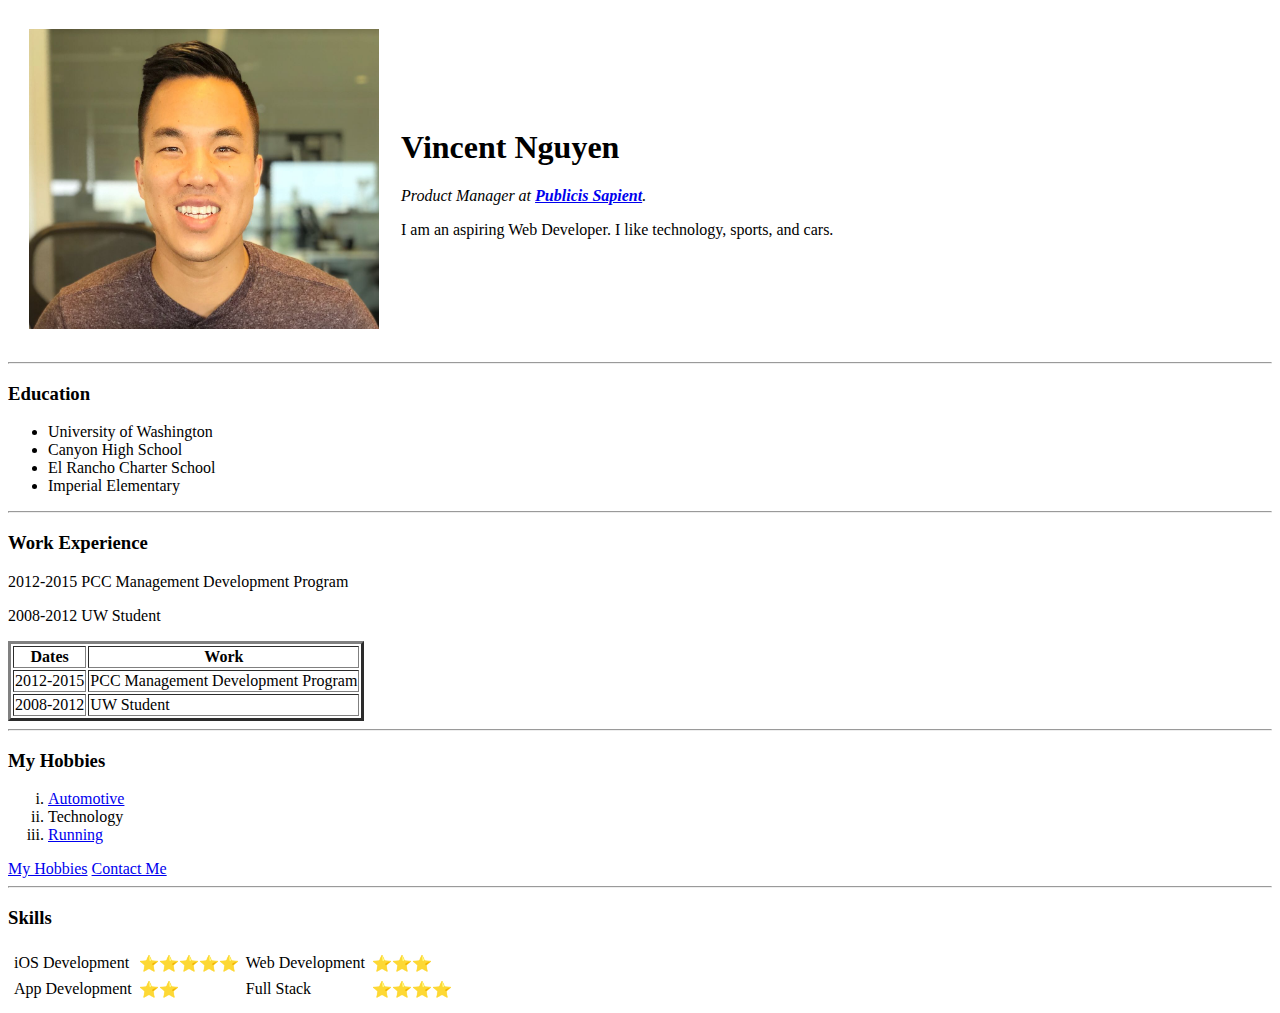
<file: index.html>
<!DOCTYPE html>
<html lang="en" dir="ltr">

<head>
 <meta charset="utf-8">
 <title>Vincent's Personal Site</title>
</head>

<body>
 <table cellspacing="20">
   <tr>
     <td><img src="images/VNProfilePic.jpg" alt="Vincent Nguyen" width="350" height="300"></td>
     <td>  <h1>Vincent Nguyen</h1>
       <p><em>Product Manager at <strong><a href="https://www.publicissapient.com/">Publicis Sapient</a></strong>.</em></p>
       <p>I am an aspiring Web Developer. I like technology, sports, and cars.</p></td>
   </tr>
 </table>

 <hr>
 <h3>Education</h3>
 <ul>
   <li>University of Washington</li>
   <li>Canyon High School</li>
   <li>El Rancho Charter School</li>
   <li>Imperial Elementary</li>
 </ul>
 <hr>
 <h3>Work Experience</h3>
 <p>2012-2015 PCC Management Development Program</p>
 <p>2008-2012 UW Student</p>
 <table border="3">
   <thead>
     <tr>
       <th>Dates</th>
       <th>Work</th>
     </tr>
   </thead>
   <tbody>
   <tr>
     <td>2012-2015</td>
     <td>PCC Management Development Program</td>
   </tr>
     <td>2008-2012</td>
     <td>UW Student</td>
   </tr>
 </tbody>
 <tfoot>
 </tfoot>
 </table>
 <hr>
 <h3>My Hobbies</h3>
 <ol type="i">
   <li><a href="https://www.autoblog.com/">Automotive</a></li>
   <li>Technology</li>
   <li><a href="https://www.nike.com/">Running</a></li>
 </ol>
 <a href="hobbies.html">My Hobbies</a>
 <a href="contactme.html">Contact Me</a>
<hr>
<h3>Skills</h3>
 <table cellspacing="5">
   <tbody>
     <tr>
       <td>iOS Development</td>
       <td>⭐️⭐️⭐️⭐️⭐️</td>
        <td>Web Development</td>
        <td>⭐️⭐️⭐️</td>
      </tr>
      <tr>
        <td> App Development</td>
        <td>⭐️⭐️</td>
        <td>Full Stack</td>
        <td>⭐️⭐️⭐️⭐️</td>
      </tr>
   </tbody>
 </table>
</body>

</html>
</file>
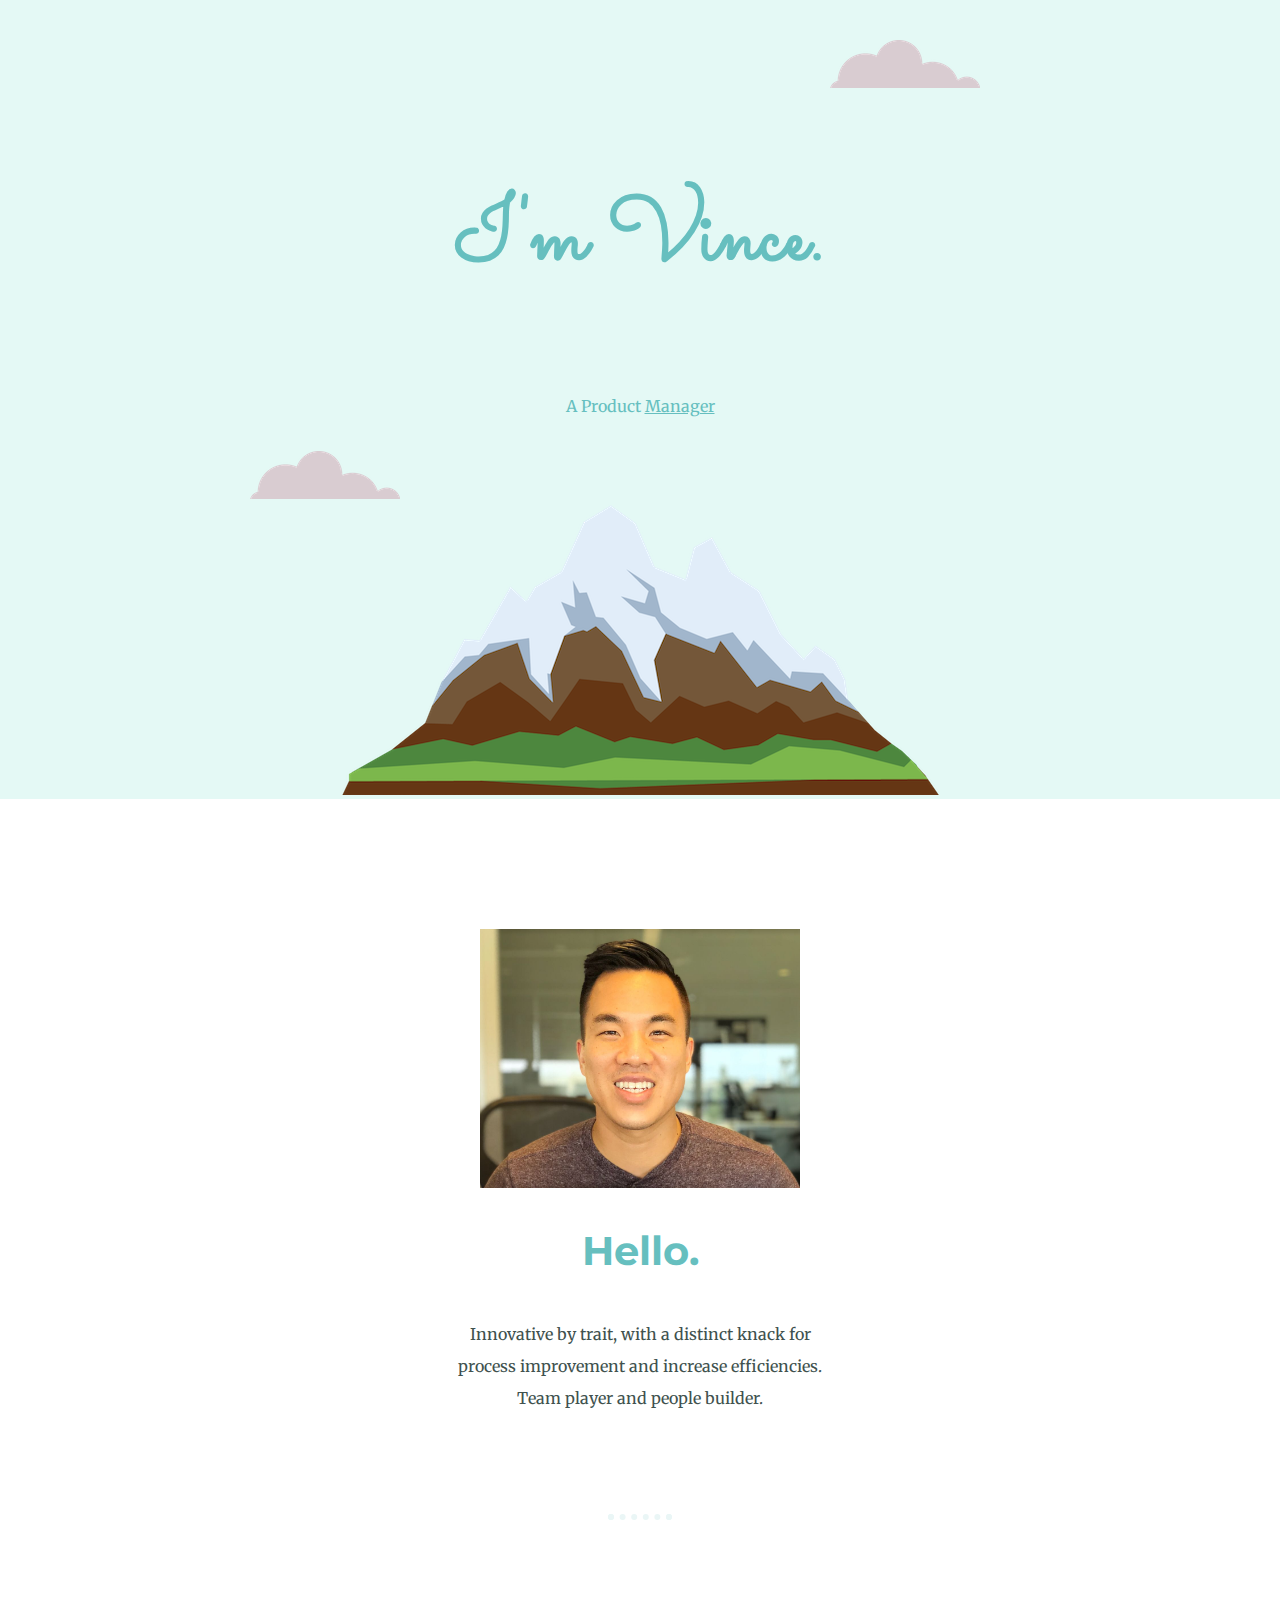
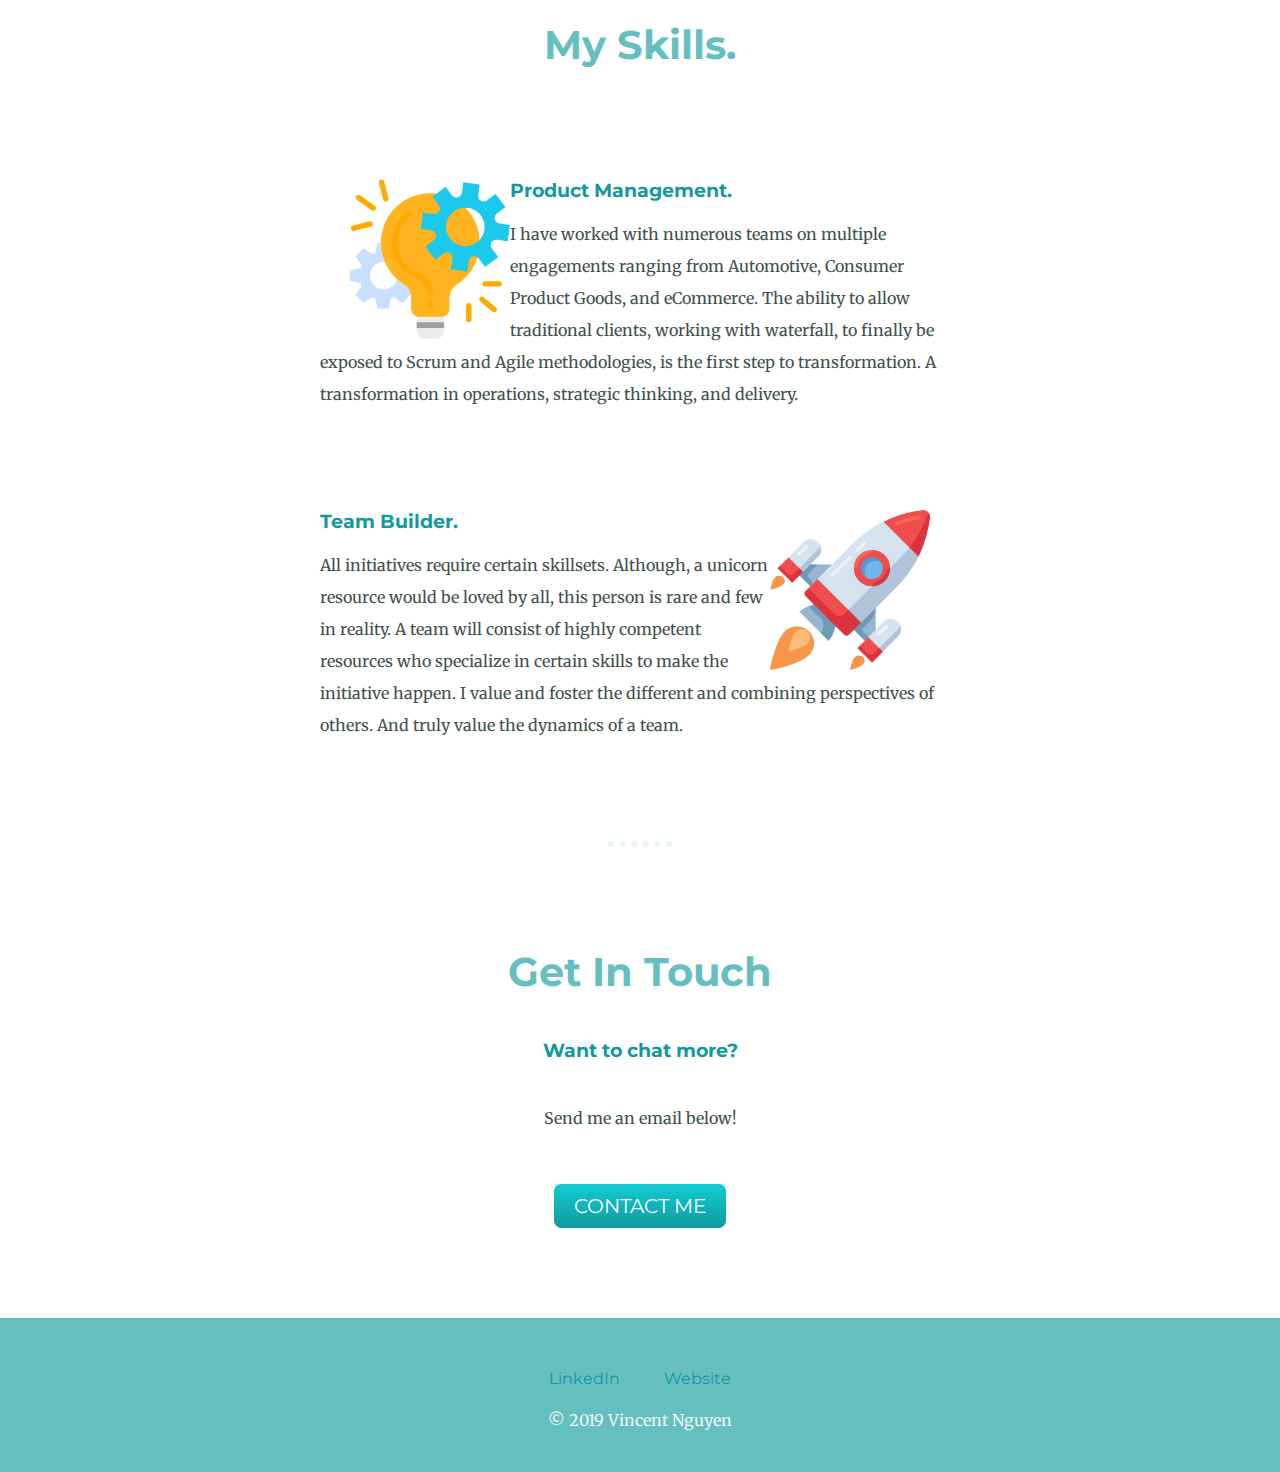
<file: CSS - My Site/index.html>
<!DOCTYPE html>
<html lang="en" dir="ltr">

<head>
  <meta charset="utf-8">
  <title>Vincent's My Site</title>
  <link rel="stylesheet" href="css/styles.css">
  <link rel="icon" href="images/favicon.ico">
  <link href="https://fonts.googleapis.com/css?family=Merriweather|Montserrat|Sacramento" rel="stylesheet">
</head>

<body>
  <div class="top-container">
    <img class="top-cloud" src="images/cloud.png" alt="cloud-img">
    <h1>I'm Vince.</h1>
    <p class="product-manager">A Product <span class="manager">Manager</span></p>
    <img class="bottom-cloud" src="images/cloud.png" alt="cloud-img">
    <img src="images/mountain.png" alt="mountain-img">
  </div>
  <div class="middle-container">
    <div class="profile">
      <img class="profile-pic" src="images/VNProfilePic.jpg" alt="Vince Nguyen">
      <h2>Hello.</h2>
      <p class="intro">Innovative by trait, with a distinct knack for process improvement and increase efficiencies. Team player and people builder.</p>
    </div>
    <hr>
    <div class="skills">
      <h2>My Skills.</h2>
      <div class="skill-row">
        <img class="skill-bulb" src="images/project-management.png" alt="Bulb">
        <h3>Product Management.</h3>
        <p class="product-manager-description"> I have worked with numerous teams on multiple engagements ranging from Automotive, Consumer Product Goods, and eCommerce. The ability to allow traditional clients, working with waterfall, to finally be exposed to Scrum and Agile methodologies, is the first step to transformation. A transformation in operations, strategic thinking, and delivery.</p>
      </div>
      <div class="skill-row">
        <img class="skill-rocket" src="images/startup.png" alt="Rocket">
        <h3>Team Builder.</h3>
        <p class="team-builder-description"> All initiatives require certain skillsets. Although, a unicorn resource would be loved by all, this person is rare and few in reality. A team will consist of highly competent resources who specialize in certain skills to make the initiative happen. I value and foster the different and combining perspectives of others. And truly value the dynamics of a team.</p>
      </div>
    </div>
    <hr>
    <div class="contact-me">
      <h2>Get In Touch</h2>
      <h3>Want to chat more?</h3>
      <p class="contact-message">Send me an email below!</p>
      <a class="btn" href="mailto:vincentqnguyen90.com">CONTACT ME</a>
    </div>
  </div>


  <div class="bottom-container">
    <a class="footer-link" href="https://www.linkedin.com/vincentnguyen90">LinkedIn</a>
    <a class="footer-link" href="https://www.appbrewery.co/">Website</a>
    <p class="copyright">© 2019 Vincent Nguyen</p>
  </div>


</body>

</html>
</file>
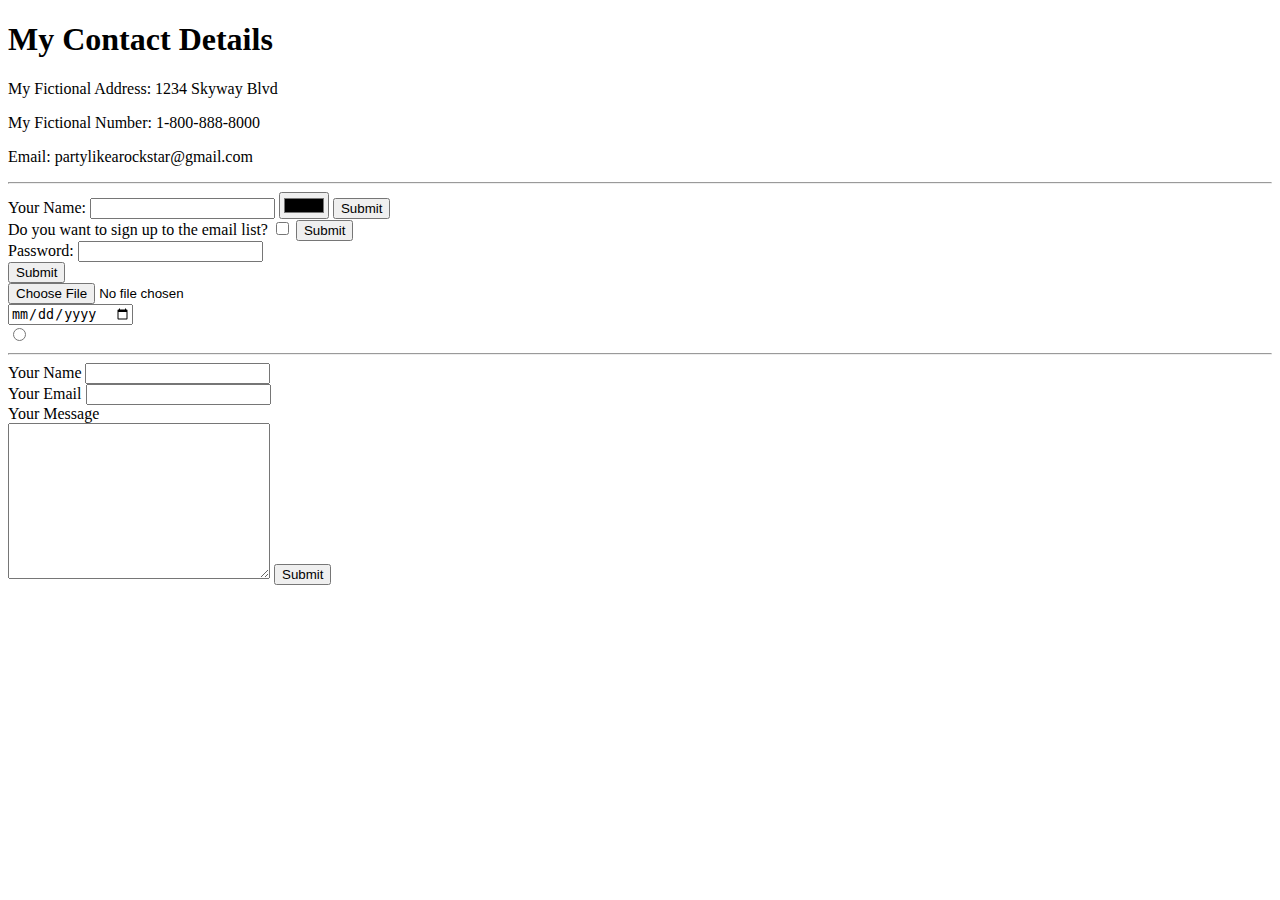
<file: contactme.html>
<!DOCTYPE html>
<html lang="en" dir="ltr">
  <head>
    <meta charset="utf-8">
    <title>Contact Me</title>
  </head>
  <body>
    <h1>My Contact Details</h1>
    <p>My Fictional Address: 1234 Skyway Blvd</p>
    <p>My Fictional Number: 1-800-888-8000</p>
    <p>Email: partylikearockstar@gmail.com</p>
<hr>
    <form class="" action="index.html" method="post">
      <label>Your Name:</label>
      <input type="text">
      <input type="color">
      <input type="submit"><br>
      <label>Do you want to sign up to the email list?</label>
      <input type="checkbox">
      <input type="submit"><br />
      <label>Password:</label>
      <input type="password"><br>
      <input type="submit"><br>
      <input type="file"><br>
      <input type="date"><br>
      <input type="radio"><br>
    </form>
<hr>
  <form action="mailto:vinnyboofizzle@gmail.com" method="post" enctype="text/plain">
    <label>Your Name</label>
    <input type="text" name="yourName" id=""><br>
    <label>Your Email</label>
    <input type="email" name="yourEmail"><br>
    <label>Your Message</label><br>
    <textarea name="yourMessage" id="" cols="30" rows="10"></textarea>
    <input type="submit">
  </form>
  </body>
</html>
</file>
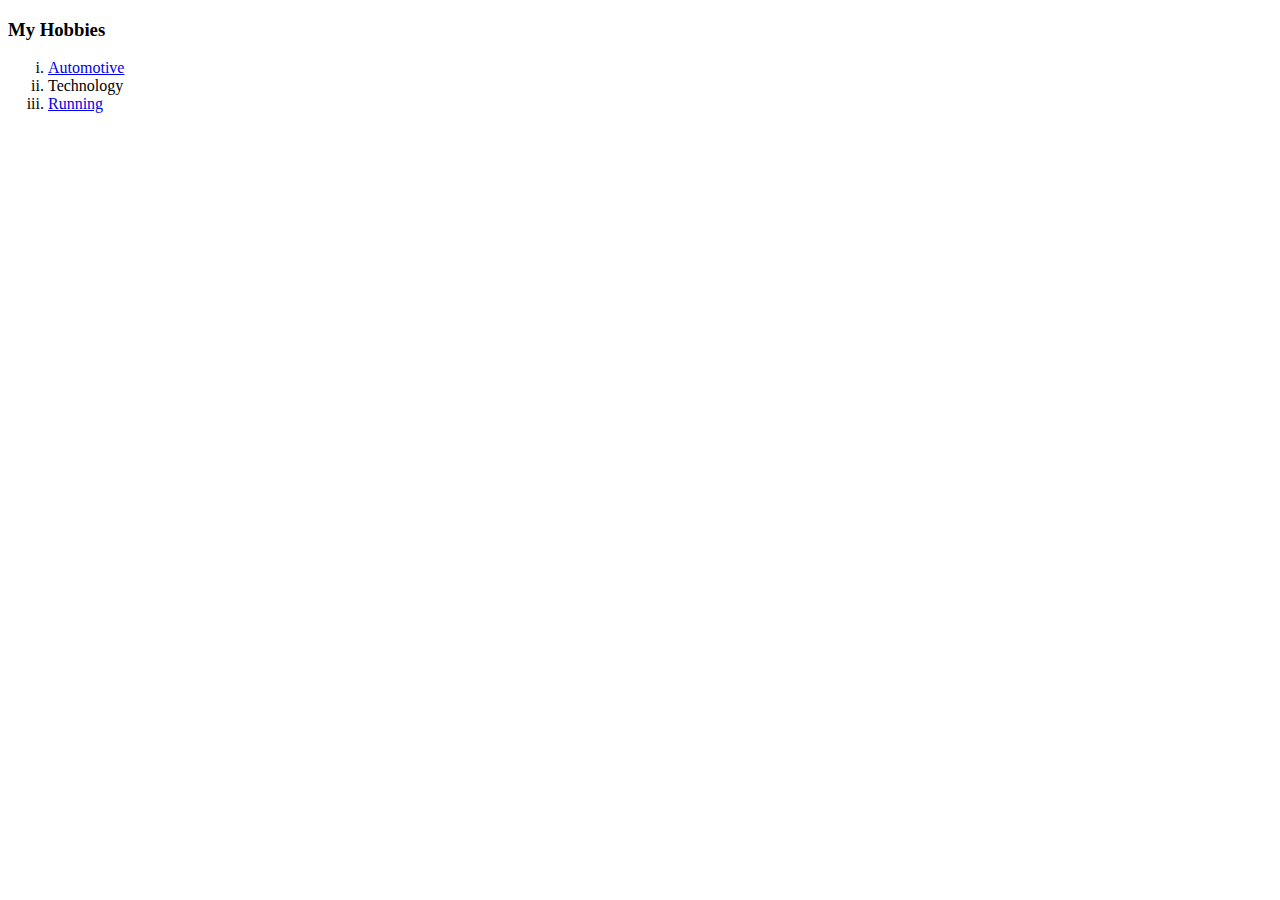
<file: hobbies.html>
<!DOCTYPE html>
<html lang="en" dir="ltr">
 <head>
   <meta charset="utf-8">
   <title>My Hobbies</title>
 </head>
 <body>
   <h3>My Hobbies</h3>
   <ol type="i">
     <li><a href="https://www.autoblog.com/">Automotive</a></li>
     <li>Technology</li>
     <li><a href="https://www.nike.com/">Running</a></li>
   </ol>
 </body>
</html>
</file>
<file: CSS - My Site/css/styles.css>
body {
  color: #40514E;
  margin: 0;
  text-align: center;
  font-family: 'Merriweather', serif;
}

h1 {
  color: #66BFBF;
  margin-top: 50px;
  font-size: 562.5%; /* Rule is 100% = 16px, so 90px/16=562.5%**/
  line-height: 2;
  font-family: 'Sacramento', cursive;
}

h2 {
  color: #66BFBF;
  font-size: 2.5rem;
  font-family: 'Montserrat', sans-serif;
  padding-bottom: 10px;
}

h3 {
  color: #11999E;
  margin: 0;
  font-family: 'Montserrat', sans-serif;
}

hr {
  border: dotted #EAF6F6 6px;
  border-bottom: none;
  width: 4%;
  margin: 100px auto;

}

p{
  line-height: 2;
}

.product-manager{
  color: #66BFBF;
  font-weight: normal;
}

.intro{
  width: 30%;
  margin: auto;
}
.manager {
  text-decoration: underline;
}

.top-container {
  background-color: #E4F9F5;
  position: relative;
  padding-top: 100px;
}

.middle-container {
  margin: 100px 0;
}

.bottom-container {
  background-color: #66BFBF;
  padding: 50px 0 20px;
}

.top-cloud {
  position: absolute;
  right: 300px;
  top: 40px;
}

.bottom-cloud {
  position: absolute;
  left: 250px;
  bottom: 300px;
}

.profile-pic{
  width: 25%;
  margin-top: 30px;
}

.skill-rocket{
  width: 25%;
  float: right;
  margin-right: 30px;
}

.skill-bulb{
  width: 25%;
  float: left;
  margin-left: 30px;
}

.skill-row{
  margin: 100px auto 100px auto;
  width: 50%;
  text-align: left;
}

.contact-message{
  width: 40%;
  margin: 40px auto 60px;
}

.btn {
  background: #11cdd4;
  background-image: -webkit-linear-gradient(top, #11cdd4, #11999e);
  background-image: -moz-linear-gradient(top, #11cdd4, #11999e);
  background-image: -ms-linear-gradient(top, #11cdd4, #11999e);
  background-image: -o-linear-gradient(top, #11cdd4, #11999e);
  background-image: linear-gradient(to bottom, #11cdd4, #11999e);
  -webkit-border-radius: 8;
  -moz-border-radius: 8;
  border-radius: 8px;
  font-family: 'Montserrat', sans-serif;
  color: #ffffff;
  font-size: 20px;
  padding: 10px 20px 10px 20px;
  text-decoration: none;
}

.btn:hover {
  background: #30e3cb;
  background-image: -webkit-linear-gradient(top, #30e3cb, #2bc4ad);
  background-image: -moz-linear-gradient(top, #30e3cb, #2bc4ad);
  background-image: -ms-linear-gradient(top, #30e3cb, #2bc4ad);
  background-image: -o-linear-gradient(top, #30e3cb, #2bc4ad);
  background-image: linear-gradient(to bottom, #30e3cb, #2bc4ad);
  text-decoration: none;
}

a{
  color: #11999E;
  font-family: 'Montserrat', sans-serif;
  margin: 10px 20px;
  text-decoration: none;
}

a:hover{
  color: #EAF6F6;
  font-size: 0.75em;
  padding: 20px 0;
}

.copyright{
  color: #EAF6F6;
}
/*.product-manager-description{
  clear: left;
}

.team-builder-description{
  clear: right;
}*/
</file>
